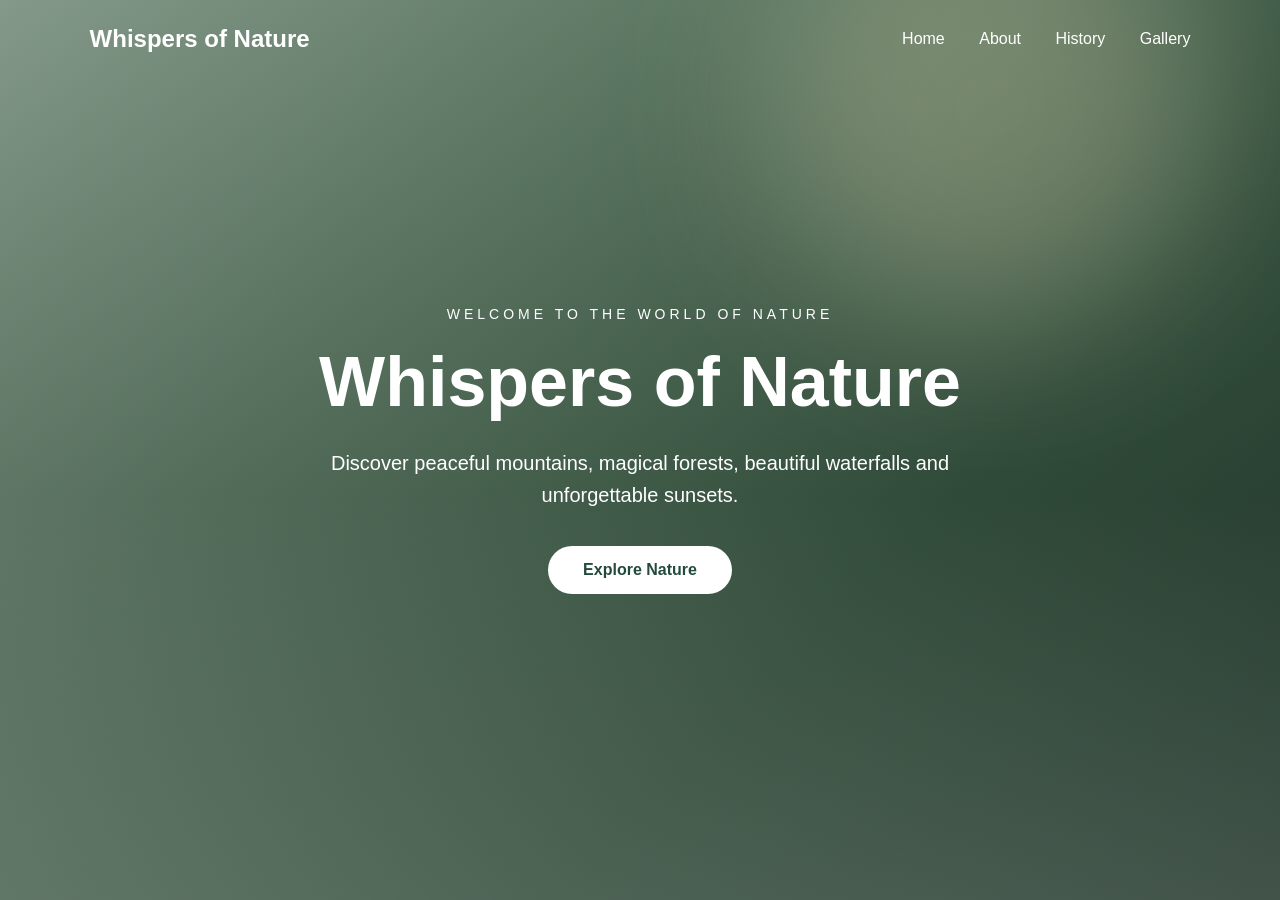
<file: index.html>
<!DOCTYPE html>
<html lang="en">

<head>
    <meta charset="UTF-8">
    <meta name="viewport" content="width=device-width, initial-scale=1.0">

    <title>Whispers of Nature</title>

    <link rel="stylesheet" href="style.css">
</head>

<body>

    <!-- Navigation Bar -->
    <nav class="navbar">

        <div class="logo">
            Whispers of Nature
        </div>

        <div class="nav-links">
            <a href="index.html">Home</a>
            <a href="about.html">About</a>
            <a href="history.html">History</a>
            <a href="gallery.html">Gallery</a>
        </div>

    </nav>


    <!-- Hero Section -->
    <section class="hero">

        <div class="hero-content">

            <p class="small-title">
                WELCOME TO THE WORLD OF NATURE
            </p>

            <h1>
                Whispers of Nature
            </h1>

            <p class="description">
                Discover peaceful mountains, magical forests,
                beautiful waterfalls and unforgettable sunsets.
            </p>

            <a href="gallery.html" class="explore-btn">
                Explore Nature
            </a>

        </div>

    </section>

</body>

</html>
</file>
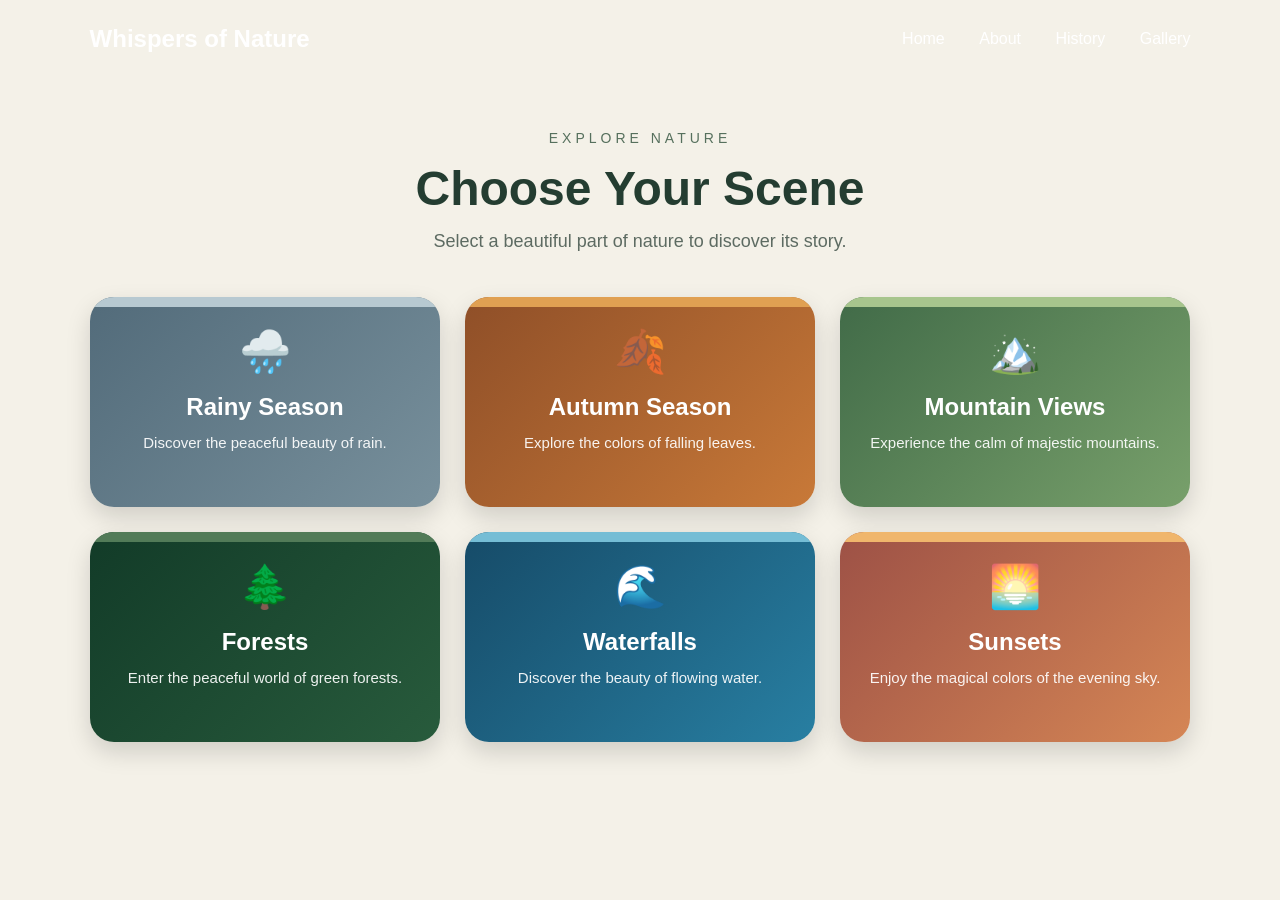
<file: about.html>
<!DOCTYPE html>
<html lang="en">

<head>

    <meta charset="UTF-8">

    <meta name="viewport" content="width=device-width, initial-scale=1.0">

    <title>About | Whispers of Nature</title>

    <link rel="stylesheet" href="style.css">

</head>

<body>

    <nav class="navbar">

        <div class="logo">
            Whispers of Nature
        </div>

        <div class="nav-links">

            <a href="index.html">Home</a>

            <a href="about.html">About</a>

            <a href="history.html">History</a>

            <a href="gallery.html">Gallery</a>

        </div>

    </nav>


    <section class="options-section">

        <p class="small-title">EXPLORE NATURE</p>

        <h1>Choose Your Scene</h1>

        <p class="intro">
            Select a beautiful part of nature to discover its story.
        </p>


        <div class="options-container">

            <a href="rainy.html" class="nature-option">
                <span>🌧️</span>
                <h2>Rainy Season</h2>
                <p>Discover the peaceful beauty of rain.</p>
            </a>


            <a href="autumn.html" class="nature-option">
                <span>🍂</span>
                <h2>Autumn Season</h2>
                <p>Explore the colors of falling leaves.</p>
            </a>


            <a href="mountain views.html" class="nature-option">
                <span>🏔️</span>
                <h2>Mountain Views</h2>
                <p>Experience the calm of majestic mountains.</p>
            </a>


            <a href="forests.html" class="nature-option">
                <span>🌲</span>
                <h2>Forests</h2>
                <p>Enter the peaceful world of green forests.</p>
            </a>


            <a href="waterfalls.html" class="nature-option">
                <span>🌊</span>
                <h2>Waterfalls</h2>
                <p>Discover the beauty of flowing water.</p>
            </a>


            <a href="sunsets.html" class="nature-option">
                <span>🌅</span>
                <h2>Sunsets</h2>
                <p>Enjoy the magical colors of the evening sky.</p>
            </a>

        </div>

    </section>

</body>

</html>
</file>
<file: style.css>
* {
    margin: 0;
    padding: 0;
    box-sizing: border-box;
}

body {
    font-family: Arial, sans-serif;
}


/* Navigation Bar */

.navbar {
    position: absolute;
    top: 0;
    left: 0;

    width: 100%;

    padding: 25px 7%;

    display: flex;
    justify-content: space-between;
    align-items: center;

    z-index: 10;

    color: white;
}

.logo {
    font-size: 24px;
    font-weight: bold;
}

.nav-links a {
    color: white;

    text-decoration: none;

    margin-left: 30px;

    font-size: 16px;
}


/* Hero Section */

.hero {

    height: 100vh;

    background-image:
        linear-gradient(rgba(0, 0, 0, 0.35),
            rgba(0, 0, 0, 0.45)),
        url("https://images.unsplash.com/photo-1500530855697-b586d89ba3ee");

    background-size: cover;

    background-position: center;

    display: flex;

    justify-content: center;

    align-items: center;

    text-align: center;

    color: white;
}


/* Hero Content */

.hero-content {

    max-width: 750px;

    padding: 20px;
}

.small-title {

    letter-spacing: 4px;

    font-size: 14px;

    margin-bottom: 20px;
}

.hero h1 {

    font-size: 70px;

    margin-bottom: 25px;
}

.description {

    font-size: 20px;

    line-height: 1.6;

    margin-bottom: 35px;
}


/* Explore Button */

.explore-btn {

    display: inline-block;

    padding: 15px 35px;

    background: white;

    color: #234b3c;

    text-decoration: none;

    border-radius: 30px;

    font-weight: bold;

    transition: 0.3s;
}

.explore-btn:hover {

    transform: scale(1.08);

}

/* About Page */

.options-section {
    min-height: 100vh;

    padding: 130px 7% 60px;

    background: #f4f1e8;

    text-align: center;
}

.options-section .small-title {
    color: #56705d;

    letter-spacing: 4px;

    font-size: 14px;

    margin-bottom: 15px;
}

.options-section h1 {
    color: #243d31;

    font-size: 48px;

    margin-bottom: 15px;
}

.intro {
    color: #5d6b62;

    font-size: 18px;

    margin-bottom: 45px;
}


/* Nature Options */

.options-container {

    display: grid;

    grid-template-columns: repeat(3, 1fr);

    gap: 25px;

    max-width: 1100px;

    margin: auto;
}

.nature-option {

    background: white;

    padding: 35px 25px;

    border-radius: 20px;

    text-decoration: none;

    color: #243d31;

    box-shadow: 0 8px 25px rgba(0, 0, 0, 0.08);

    transition: 0.3s;
}

.nature-option span {

    font-size: 45px;

    display: block;

    margin-bottom: 15px;
}

.nature-option h2 {

    margin-bottom: 10px;

    font-size: 24px;
}

.nature-option p {

    color: #6b756e;

    font-size: 15px;

    line-height: 1.5;
}

.nature-option:hover {

    transform: translateY(-8px);

    box-shadow: 0 15px 35px rgba(0, 0, 0, 0.15);
}


/* Mobile */

@media (max-width: 800px) {

    .options-container {

        grid-template-columns: 1fr;
    }

    .options-section h1 {

        font-size: 38px;
    }
}

/* Individual Nature Scene */

.scene-page {

    min-height: 100vh;

    padding: 150px 7% 80px;

    display: flex;

    align-items: center;

    justify-content: center;

    text-align: center;

    background:
        linear-gradient(rgba(20, 45, 40, 0.55),
            rgba(20, 45, 40, 0.65)),
        url("https://images.unsplash.com/photo-1519692933481-e162a57d6721");

    background-size: cover;

    background-position: center;

    color: white;
}

.scene-content {

    max-width: 750px;
}

.scene-content h1 {

    font-size: 65px;

    margin: 20px 0;
}

.scene-content p {

    font-size: 19px;

    line-height: 1.7;

    margin-bottom: 20px;
}

.back-btn {

    display: inline-block;

    margin-top: 25px;

    padding: 14px 30px;

    background: white;

    color: #243d31;

    text-decoration: none;

    border-radius: 30px;

    font-weight: bold;

    transition: 0.3s;
}

.back-btn:hover {

    transform: scale(1.05);
}

.autumn-scene {

    background:
        linear-gradient(rgba(70, 45, 20, 0.45),
            rgba(70, 45, 20, 0.60)),
        url("https://images.unsplash.com/photo-1507371341162-763b5e419408");

    background-size: cover;

    background-position: center;
}

/* Scene Introduction */

.scene-intro {

    padding: 140px 7% 60px;

    text-align: center;

    background: #f4f1e8;

    color: #243d31;
}

.scene-intro h1 {

    font-size: 55px;

    margin: 15px 0 20px;
}

.scene-intro p:not(.small-title) {

    max-width: 750px;

    margin: auto;

    line-height: 1.7;

    color: #5d6b62;

    font-size: 18px;
}


/* Photo Gallery */

.photo-gallery {

    padding: 60px 7% 90px;

    background: #ffffff;

    text-align: center;
}

.photo-gallery h2 {

    font-size: 40px;

    color: #243d31;

    margin-bottom: 10px;
}

.gallery-description {

    color: #6b756e;

    margin-bottom: 40px;
}


/* Photo Grid */

.photo-grid {

    max-width: 1200px;

    margin: auto;

    display: grid;

    grid-template-columns: repeat(3, 1fr);

    gap: 22px;
}


/* Photo Card */

.photo-card {

    background: white;

    border-radius: 18px;

    overflow: hidden;

    box-shadow: 0 8px 25px rgba(0, 0, 0, 0.10);

    transition: 0.3s;
}

.photo-card:hover {

    transform: translateY(-7px);

    box-shadow: 0 15px 30px rgba(0, 0, 0, 0.15);
}

.photo-card img {

    width: 100%;

    height: 240px;

    object-fit: cover;

    display: block;
}

.photo-card p {

    padding: 15px;

    margin: 0;

    color: #30483b;

    font-weight: bold;
}


/* Gallery Mobile */

@media (max-width: 800px) {

    .photo-grid {

        grid-template-columns: 1fr;
    }

    .scene-intro h1 {

        font-size: 42px;
    }
}

.photo-card img {

    width: 100%;

    height: 260px;

    object-fit: cover;

    display: block;

    transition: transform 0.5s ease;
}

.photo-card:hover img {

    transform: scale(1.06);
}

.photo-card {

    background: #ffffff;

    border-radius: 20px;

    overflow: hidden;

    box-shadow: 0 8px 25px rgba(0, 0, 0, 0.10);

    transition: transform 0.3s ease,
        box-shadow 0.3s ease;
}

.photo-card:hover {

    transform: translateY(-8px);

    box-shadow: 0 18px 35px rgba(0, 0, 0, 0.16);
}

/* ===== SMALL IMAGE BLOCKS ===== */

.gallery img {
    width: 100%;
    height: 220px;
    object-fit: cover;
    border-radius: 12px;
}

/* Keep gallery images in small blocks */
.gallery {
    display: grid;
    grid-template-columns: repeat(4, 1fr);
    gap: 18px;
}

/* Tablet */
@media (max-width: 900px) {
    .gallery {
        grid-template-columns: repeat(3, 1fr);
    }

    .gallery img {
        height: 210px;
    }
}

/* Mobile */
@media (max-width: 600px) {
    .gallery {
        grid-template-columns: repeat(2, 1fr);
        gap: 12px;
    }

    .gallery img {
        height: 180px;
    }
}

/* ===============================
   FULL SCREEN IMAGE VIEWER
   =============================== */

.lightbox {
    position: fixed;
    top: 0;
    left: 0;

    width: 100%;
    height: 100%;

    background: rgba(0, 0, 0, 0.90);

    display: none;

    align-items: center;
    justify-content: center;

    z-index: 9999;

    padding: 30px;
}

.lightbox.show {
    display: flex;
}

.lightbox-image {
    max-width: 90%;
    max-height: 90%;

    object-fit: contain;

    border-radius: 12px;

    box-shadow: 0 10px 40px rgba(0, 0, 0, 0.5);
}

.lightbox-close {
    position: absolute;

    top: 20px;
    right: 30px;

    color: white;

    font-size: 45px;

    font-weight: bold;

    cursor: pointer;

    line-height: 1;

    z-index: 10000;
}

.lightbox-close:hover {
    transform: scale(1.1);
}

/* =========================================
   CHOOSE YOUR SCENE - CARD DESIGN
   ========================================= */

.choose-scene .card:nth-child(1) {
    background: linear-gradient(135deg, #607d8b, #90a4ae);
}

.choose-scene .card:nth-child(2) {
    background: linear-gradient(135deg, #9a5b2f, #d08a45);
}

.choose-scene .card:nth-child(3) {
    background: linear-gradient(135deg, #477052, #82a878);
}

.choose-scene .card:nth-child(4) {
    background: linear-gradient(135deg, #163d2b, #356447);
}

.choose-scene .card:nth-child(5) {
    background: linear-gradient(135deg, #15506f, #3183a6);
}

.choose-scene .card:nth-child(6) {
    background: linear-gradient(135deg, #a65345, #dc8955);
}

/* =========================================
   CHOOSE YOUR SCENE - CARD STYLING
   ========================================= */

.options-container {
    display: grid;
    grid-template-columns: repeat(3, 1fr);
    gap: 25px;
    margin-top: 35px;
}


/* All Nature Cards */

.nature-option {
    position: relative;
    display: block;
    overflow: hidden;

    min-height: 210px;
    padding: 30px 25px;

    border-radius: 24px;

    text-decoration: none;
    color: white;

    box-shadow: 0 10px 25px rgba(0, 0, 0, 0.15);

    transition:
        transform 0.3s ease,
        box-shadow 0.3s ease;
}


/* Remove old background/design */

.nature-option span {
    position: relative;
    z-index: 2;

    display: inline-block;

    font-size: 42px;
    margin-bottom: 12px;
}


/* Heading */

.nature-option h2 {
    position: relative;
    z-index: 2;

    margin: 5px 0 10px;

    font-size: 24px;
}


/* Description */

.nature-option p {
    position: relative;
    z-index: 2;

    margin: 0;

    line-height: 1.6;

    color: rgba(255, 255, 255, 0.92);
}


/* Hover */

.nature-option:hover {
    transform: translateY(-8px);

    box-shadow: 0 18px 35px rgba(0, 0, 0, 0.22);
}


/* =========================================
   RAINY SEASON
   ========================================= */

.nature-option:nth-child(1) {
    background: linear-gradient(135deg,
            #526b7a,
            #78909c);
}


/* Rainy decorative top */

.nature-option:nth-child(1)::before {
    content: "";
    position: absolute;

    top: 0;
    left: 0;

    width: 100%;
    height: 10px;

    background: #b7c9d1;
}


/* =========================================
   AUTUMN SEASON
   ========================================= */

.nature-option:nth-child(2) {
    background: linear-gradient(135deg,
            #8f4f28,
            #c87938);
}


/* Autumn decorative top */

.nature-option:nth-child(2)::before {
    content: "";
    position: absolute;

    top: 0;
    left: 0;

    width: 100%;
    height: 10px;

    background: #e0a052;
}


/* =========================================
   MOUNTAIN VIEWS
   ========================================= */

.nature-option:nth-child(3) {
    background: linear-gradient(135deg,
            #416b48,
            #78a06b);
}


/* Mountain decorative top */

.nature-option:nth-child(3)::before {
    content: "";
    position: absolute;

    top: 0;
    left: 0;

    width: 100%;
    height: 10px;

    background: #a7c58d;
}


/* =========================================
   FORESTS
   ========================================= */

.nature-option:nth-child(4) {
    background: linear-gradient(135deg,
            #123b28,
            #285b3c);
}


/* Forest decorative top */

.nature-option:nth-child(4)::before {
    content: "";
    position: absolute;

    top: 0;
    left: 0;

    width: 100%;
    height: 10px;

    background: #527b58;
}


/* =========================================
   WATERFALLS
   ========================================= */

.nature-option:nth-child(5) {
    background: linear-gradient(135deg,
            #164b68,
            #287fa2);
}


/* Waterfall decorative top */

.nature-option:nth-child(5)::before {
    content: "";
    position: absolute;

    top: 0;
    left: 0;

    width: 100%;
    height: 10px;

    background: #75bdd5;
}


/* =========================================
   SUNSETS
   ========================================= */

.nature-option:nth-child(6) {
    background: linear-gradient(135deg,
            #9d5146,
            #d58655);
}


/* Sunset decorative top */

.nature-option:nth-child(6)::before {
    content: "";
    position: absolute;

    top: 0;
    left: 0;

    width: 100%;
    height: 10px;

    background: #f0b66c;
}


/* =========================================
   MOBILE RESPONSIVE
   ========================================= */

@media (max-width: 900px) {

    .options-container {
        grid-template-columns: repeat(2, 1fr);
    }

}


@media (max-width: 600px) {

    .options-container {
        grid-template-columns: 1fr;
    }

    .nature-option {
        min-height: 180px;
    }

}

/* ============================= */
/* HISTORY PAGE */
/* ============================= */

.history-section {
    max-width: 1000px;
    margin: 0 auto;
    padding: 80px 25px;
    text-align: center;
}

.history-section .small-title {
    letter-spacing: 3px;
    font-size: 13px;
    font-weight: bold;
    margin-bottom: 12px;
    opacity: 0.7;
}

.history-section h1 {
    font-size: 48px;
    margin-bottom: 18px;
}

.history-section .intro {
    max-width: 700px;
    margin: 0 auto 55px;
    line-height: 1.8;
    font-size: 17px;
}


/* Individual history sections */

.history-item {
    text-align: left;
    margin: 35px 0;
    padding: 30px 35px;
    border-radius: 24px;
    background: rgba(255, 255, 255, 0.75);
    box-shadow: 0 10px 30px rgba(0, 0, 0, 0.08);
    border: 1px solid rgba(255, 255, 255, 0.8);
    transition: transform 0.3s ease, box-shadow 0.3s ease;
}

.history-item:hover {
    transform: translateY(-6px);
    box-shadow: 0 15px 35px rgba(0, 0, 0, 0.12);
}


/* Headings */

.history-item h2 {
    font-size: 27px;
    margin-bottom: 15px;
}

.history-item p {
    line-height: 1.8;
    font-size: 16px;
}


/* Poetry */

.history-item .poetry {
    margin-top: 20px;
    padding: 15px 20px;
    border-left: 4px solid currentColor;
    font-style: italic;
    opacity: 0.85;
}


/* Different nature styles */

.history-item:nth-of-type(3) {
    background: linear-gradient(135deg,
            #eaf5f8,
            #f5f8f9);
}

.history-item:nth-of-type(4) {
    background: linear-gradient(135deg,
            #fff0dc,
            #f8dfbd);
}

.history-item:nth-of-type(5) {
    background: linear-gradient(135deg,
            #e7f1e5,
            #f5f8ed);
}

.history-item:nth-of-type(6) {
    background: linear-gradient(135deg,
            #dfece2,
            #edf5ed);
}

.history-item:nth-of-type(7) {
    background: linear-gradient(135deg,
            #dceaf4,
            #edf5fa);
}

.history-item:nth-of-type(8) {
    background: linear-gradient(135deg,
            #ffe0bd,
            #ffd1d9);
}


/* Back button */

.history-section .back-btn {
    display: inline-block;
    margin-top: 35px;
    padding: 13px 25px;
    border-radius: 30px;
    text-decoration: none;
    font-weight: bold;
    transition: 0.3s ease;
}

.history-section .back-btn:hover {
    transform: translateY(-3px);
}

/* ================================= */
/* HISTORY - AESTHETIC NATURE PAGE */
/* ================================= */

.history-page {
    max-width: 1100px;
    margin: auto;
    padding: 70px 25px 90px;
}


/* ================= */
/* HERO SECTION */
/* ================= */

.history-hero {
    position: relative;
    text-align: center;
    padding: 65px 35px;
    margin-bottom: 70px;

    background: linear-gradient(135deg,
            #f4f1e8,
            #e8f1e7);

    border-radius: 35px;

    box-shadow:
        0 15px 40px rgba(0, 0, 0, 0.08);
}

.history-hero h1 {
    font-size: 48px;
    margin: 12px 0 20px;
}

.history-hero p {
    max-width: 700px;
    margin: auto;
    line-height: 1.8;
    font-size: 17px;
}

.history-small-title {
    font-size: 12px !important;
    letter-spacing: 4px;
    font-weight: bold;
    opacity: 0.65;
}

.leaf-decoration {
    position: absolute;
    top: 18px;
    left: 30px;
    font-size: 35px;
    transform: rotate(-20deg);
}

.hero-leaves {
    margin-top: 25px;
    font-size: 23px;
    letter-spacing: 8px;
}


/* ================= */
/* STORY SECTIONS */
/* ================= */

.history-story {
    display: flex;
    align-items: center;
    gap: 45px;

    margin-bottom: 55px;
    padding: 28px;

    border-radius: 30px;

    box-shadow:
        0 12px 35px rgba(0, 0, 0, 0.08);

    transition: 0.35s ease;
}

.history-story:hover {
    transform: translateY(-7px);

    box-shadow:
        0 18px 42px rgba(0, 0, 0, 0.12);
}


/* ================= */
/* IMAGE */
/* ================= */

.story-image {
    flex: 1;
}

.story-image img {
    width: 100%;
    height: 320px;

    object-fit: cover;

    border-radius: 24px;

    display: block;

    box-shadow:
        0 8px 25px rgba(0, 0, 0, 0.12);
}


/* ================= */
/* CONTENT */
/* ================= */

.story-content {
    flex: 1;
    padding: 15px;
}

.season-icon {
    font-size: 35px;
}

.story-content h2 {
    font-size: 32px;
    margin: 10px 0 18px;
}

.special-lines {
    line-height: 1.9;
    font-size: 16px;
}

.poetry {
    margin-top: 25px;

    padding: 18px 20px;

    border-left: 4px solid currentColor;

    font-style: italic;
    line-height: 1.7;

    background: rgba(255, 255, 255, 0.45);

    border-radius: 0 15px 15px 0;
}


/* ================= */
/* NATURE COLORS */
/* ================= */


/* Rain */
.rainy-story {
    background: linear-gradient(135deg,
            #e5f0f5,
            #f3f6f7);

    color: #405d6b;
}


/* Autumn */
.autumn-story {
    background: linear-gradient(135deg,
            #fff0d9,
            #f5d5ad);

    color: #875a32;
}


/* Mountains */
.mountain-story {
    background: linear-gradient(135deg,
            #e4f0e3,
            #d4e5d2);

    color: #41634a;
}


/* Forest */
.forest-story {
    background: linear-gradient(135deg,
            #dce9df,
            #c8dccd);

    color: #285238;
}


/* Waterfall */
.waterfall-story {
    background: linear-gradient(135deg,
            #dcecf4,
            #c6dce8);

    color: #24536b;
}


/* Sunset */
.sunset-story {
    background: linear-gradient(135deg,
            #ffe2c5,
            #f7cbd2);

    color: #864d45;
}


/* ================= */
/* BACK BUTTON */
/* ================= */

.history-back-btn {
    display: block;

    width: fit-content;

    margin: 20px auto 0;

    padding: 14px 28px;

    border-radius: 30px;

    text-decoration: none;

    font-weight: bold;

    background: #ffffff;

    box-shadow:
        0 8px 25px rgba(0, 0, 0, 0.1);

    transition: 0.3s ease;
}

.history-back-btn:hover {
    transform: translateY(-4px);
}


/* ================= */
/* MOBILE */
/* ================= */

@media (max-width: 750px) {

    .history-page {
        padding: 45px 15px;
    }

    .history-hero {
        padding: 45px 20px;
    }

    .history-hero h1 {
        font-size: 35px;
    }

    .history-story {
        flex-direction: column;
        gap: 25px;
        padding: 20px;
    }

    .story-image {
        width: 100%;
    }

    .story-image img {
        height: 250px;
    }

    .story-content {
        width: 100%;
    }

    .story-content h2 {
        font-size: 27px;
    }

}

/* ================================= */
/* GALLERY PAGE */
/* ================================= */

.gallery-page {
    max-width: 1150px;
    margin: auto;
    padding: 70px 25px 90px;
}


/* ================= */
/* GALLERY HERO */
/* ================= */

.gallery-hero {
    position: relative;
    text-align: center;
    padding: 65px 30px;
    margin-bottom: 55px;

    background: linear-gradient(135deg,
            #f1f5ed,
            #eee8df);

    border-radius: 35px;

    box-shadow:
        0 15px 40px rgba(0, 0, 0, 0.08);
}

.gallery-small-title {
    font-size: 12px;
    letter-spacing: 4px;
    font-weight: bold;
    opacity: 0.65;
}

.gallery-hero h1 {
    font-size: 48px;
    margin: 12px 0 18px;
}

.gallery-hero p {
    max-width: 680px;
    margin: auto;
    line-height: 1.8;
    font-size: 17px;
}

.gallery-leaf {
    position: absolute;
    top: 20px;
    left: 30px;
    font-size: 35px;
    transform: rotate(-20deg);
}

.gallery-decoration {
    margin-top: 25px;
    font-size: 22px;
    letter-spacing: 7px;
}


/* ================= */
/* FEATURED IMAGE */
/* ================= */

.featured-nature {
    position: relative;
    height: 430px;
    margin-bottom: 70px;

    border-radius: 30px;
    overflow: hidden;

    box-shadow:
        0 15px 40px rgba(0, 0, 0, 0.12);
}

.featured-nature img {
    width: 100%;
    height: 100%;
    object-fit: cover;
    display: block;

    transition: transform 0.6s ease;
}

.featured-nature:hover img {
    transform: scale(1.04);
}

.featured-text {
    position: absolute;
    bottom: 0;
    left: 0;
    right: 0;

    padding: 45px 35px 30px;

    background: linear-gradient(transparent,
            rgba(0, 0, 0, 0.75));

    color: white;
}

.featured-text span {
    font-size: 11px;
    letter-spacing: 3px;
}

.featured-text h2 {
    font-size: 32px;
    margin: 8px 0;
}

.featured-text p {
    margin: 0;
    line-height: 1.6;
}


/* ================= */
/* GALLERY HEADING */
/* ================= */

.gallery-heading {
    text-align: center;
    margin-bottom: 35px;
}

.gallery-heading p {
    font-size: 12px;
    letter-spacing: 3px;
    font-weight: bold;
    opacity: 0.6;
}

.gallery-heading h2 {
    font-size: 35px;
    margin-top: 8px;
}


/* ================= */
/* PHOTO GRID */
/* ================= */

.gallery-grid {
    display: grid;

    grid-template-columns:
        repeat(3, 1fr);

    grid-auto-rows: 250px;

    gap: 20px;
}


/* Individual picture */

.gallery-photo {
    position: relative;
    overflow: hidden;

    border-radius: 24px;

    box-shadow:
        0 10px 30px rgba(0, 0, 0, 0.10);

    cursor: pointer;
}


/* Different sizes */

.gallery-photo:nth-child(1) {
    grid-row: span 2;
}

.gallery-photo:nth-child(4) {
    grid-column: span 2;
}

.gallery-photo:nth-child(6) {
    grid-row: span 2;
}


/* Images */

.gallery-photo img {
    width: 100%;
    height: 100%;

    object-fit: cover;

    display: block;

    transition:
        transform 0.6s ease;
}

.gallery-photo:hover img {
    transform: scale(1.08);
}


/* ================= */
/* IMAGE OVERLAY */
/* ================= */

.photo-overlay {
    position: absolute;

    left: 0;
    right: 0;
    bottom: 0;

    padding: 35px 20px 20px;

    color: white;

    background: linear-gradient(transparent,
            rgba(0, 0, 0, 0.78));

    transform: translateY(8px);

    transition: 0.35s ease;
}

.gallery-photo:hover .photo-overlay {
    transform: translateY(0);
}

.photo-overlay span {
    font-size: 24px;
}

.photo-overlay h3 {
    margin: 5px 0;

    font-size: 21px;
}

.photo-overlay p {
    margin: 0;

    font-size: 14px;

    opacity: 0.9;
}


/* ================= */
/* QUOTE */
/* ================= */

.gallery-quote {
    text-align: center;

    margin-top: 75px;

    padding: 50px 30px;

    background: #f5f1e9;

    border-radius: 30px;

    box-shadow:
        0 10px 30px rgba(0, 0, 0, 0.06);
}

.gallery-quote span {
    font-size: 55px;
    line-height: 20px;
}

.gallery-quote p {
    max-width: 650px;

    margin: 15px auto;

    font-size: 21px;

    font-style: italic;

    line-height: 1.7;
}

.gallery-quote small {
    opacity: 0.6;
}


/* ================= */
/* MOBILE */
/* ================= */

@media (max-width: 750px) {

    .gallery-page {
        padding: 45px 15px;
    }

    .gallery-hero {
        padding: 45px 20px;
    }

    .gallery-hero h1 {
        font-size: 35px;
    }

    .featured-nature {
        height: 330px;
    }

    .featured-text h2 {
        font-size: 25px;
    }

    .gallery-grid {
        grid-template-columns: 1fr;
        grid-auto-rows: 280px;
    }

    .gallery-photo:nth-child(1),
    .gallery-photo:nth-child(4),
    .gallery-photo:nth-child(6) {
        grid-column: auto;
        grid-row: auto;
    }

}

/* ================================= */
/* NATURE MOODS */
/* ================================= */

.nature-moods {
    text-align: center;

    margin: 75px 0 55px;

    padding: 50px 25px;

    background: linear-gradient(135deg,
            #f1f5ed,
            #f8f0e7);

    border-radius: 30px;

    box-shadow:
        0 10px 30px rgba(0, 0, 0, 0.06);
}

.mood-small {
    font-size: 11px;

    letter-spacing: 3px;

    font-weight: bold;

    opacity: 0.6;
}

.nature-moods h2 {
    font-size: 30px;

    margin: 10px 0 30px;
}

.mood-items {
    display: flex;

    justify-content: center;

    gap: 20px;

    flex-wrap: wrap;
}

.mood-items div {
    min-width: 110px;

    padding: 18px 15px;

    background: rgba(255, 255, 255, 0.7);

    border-radius: 22px;

    box-shadow:
        0 7px 20px rgba(0, 0, 0, 0.06);

    transition: 0.3s ease;
}

.mood-items div:hover {
    transform: translateY(-6px);
}

.mood-items span {
    font-size: 30px;
}

.mood-items p {
    margin: 8px 0 0;

    font-weight: bold;
}


/* Mobile */

@media (max-width: 750px) {

    .nature-moods {
        padding: 40px 15px;
    }

    .nature-moods h2 {
        font-size: 25px;
    }

    .mood-items {
        gap: 12px;
    }

    .mood-items div {
        min-width: 90px;
    }

}

/* ========================= */
/* HOME HERO - NEW BACKGROUND */
/* ========================= */

.hero {
    background-image:
        linear-gradient(rgba(20, 35, 28, 0.25),
            rgba(20, 35, 28, 0.25)),
        url("images/hero-forest.jpg");

    background-size: cover;
    background-position: center;
    background-repeat: no-repeat;

    min-height: 85vh;

    display: flex;
    align-items: center;
    justify-content: center;

    text-align: center;
}

/* ========================= */
/* NEW HOME HERO BACKGROUND  */
/* ========================= */

.hero {
    position: relative;
    min-height: 85vh;

    background:
        linear-gradient(rgba(35, 55, 43, 0.35),
            rgba(20, 35, 28, 0.45)),
        linear-gradient(135deg,
            #b8cdbb,
            #78977e,
            #3f6049,
            #263d30);

    background-size: cover;
    background-position: center;

    display: flex;
    align-items: center;
    justify-content: center;

    text-align: center;
    overflow: hidden;
}


/* Soft sunlight effect */

.hero::before {
    content: "";
    position: absolute;

    width: 450px;
    height: 450px;

    top: -120px;
    right: 5%;

    background: rgba(255, 244, 200, 0.25);

    border-radius: 50%;

    filter: blur(80px);
}


/* Light mist */

.hero::after {
    content: "";
    position: absolute;

    width: 100%;
    height: 45%;

    bottom: 0;
    left: 0;

    background: linear-gradient(transparent,
            rgba(230, 240, 231, 0.18));

    pointer-events: none;
}


/* Keep text above background */

.hero-content {
    position: relative;
    z-index: 2;
}
</file>
